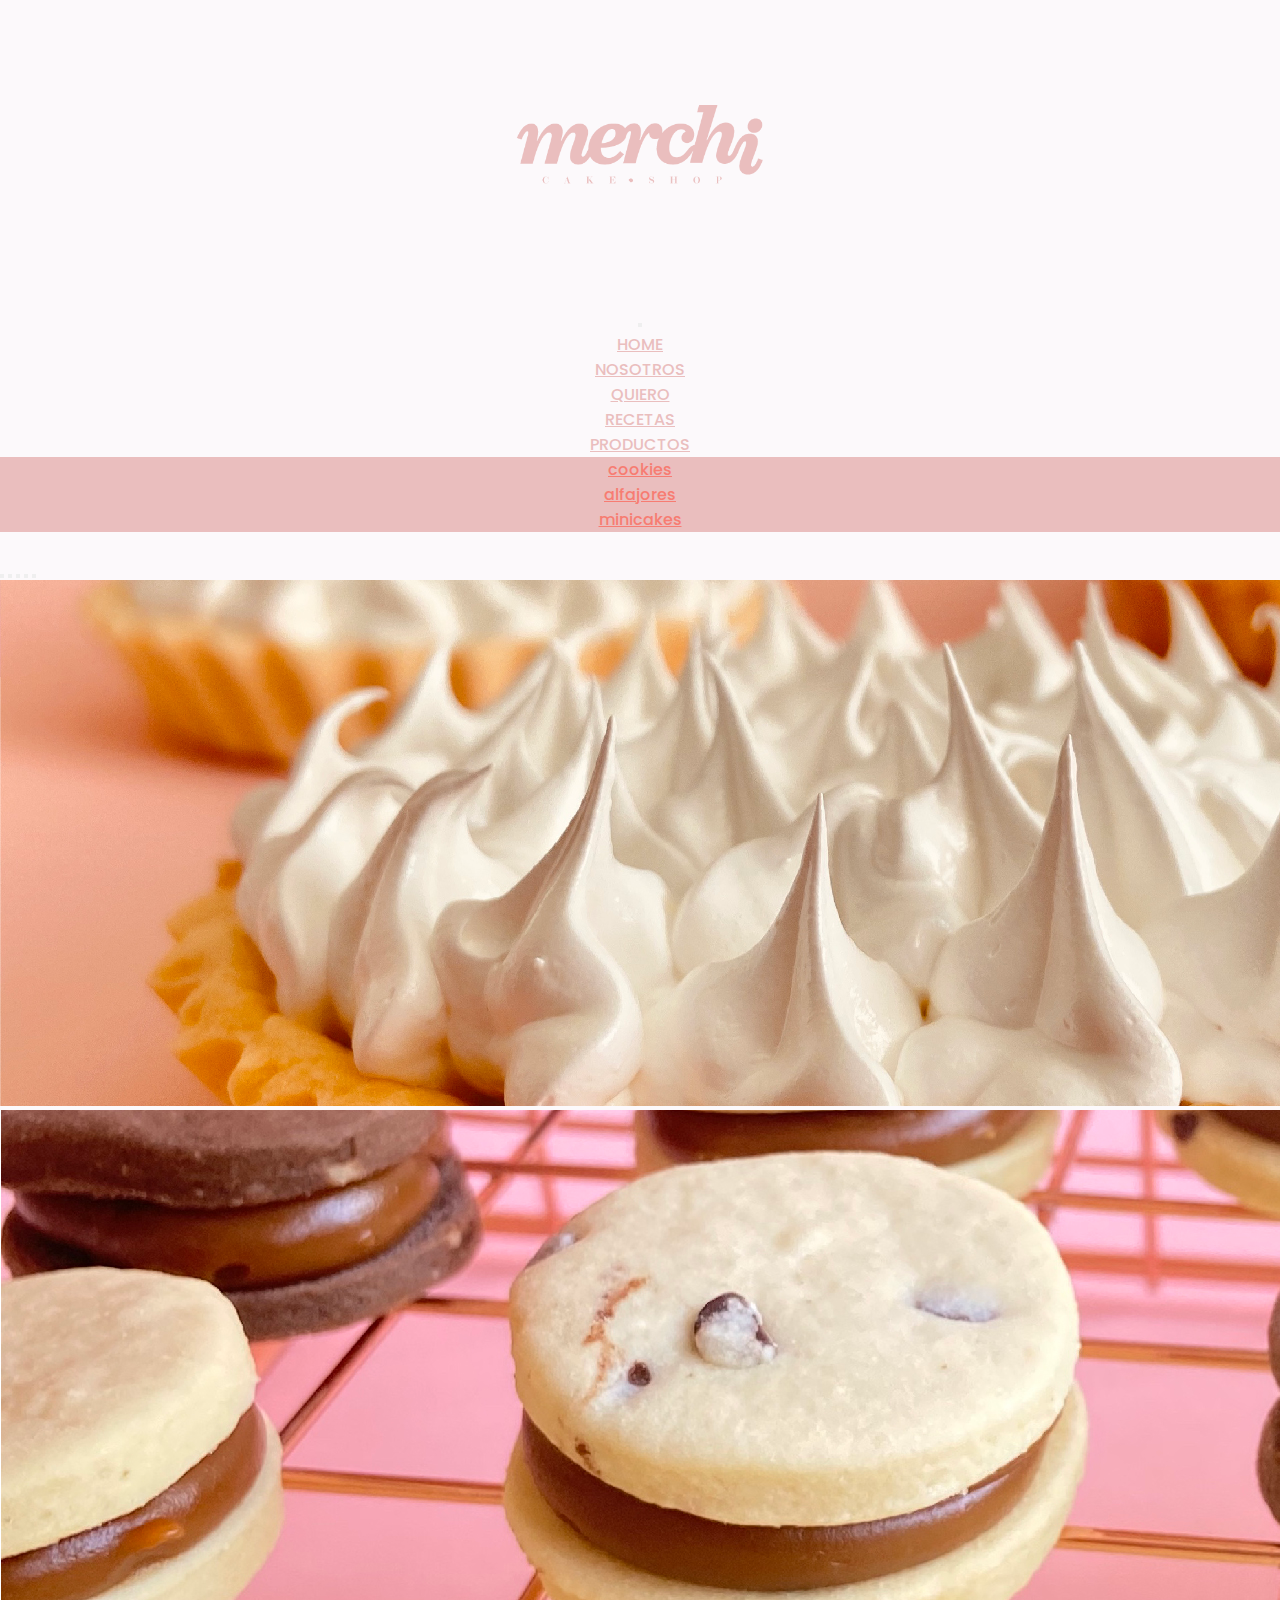
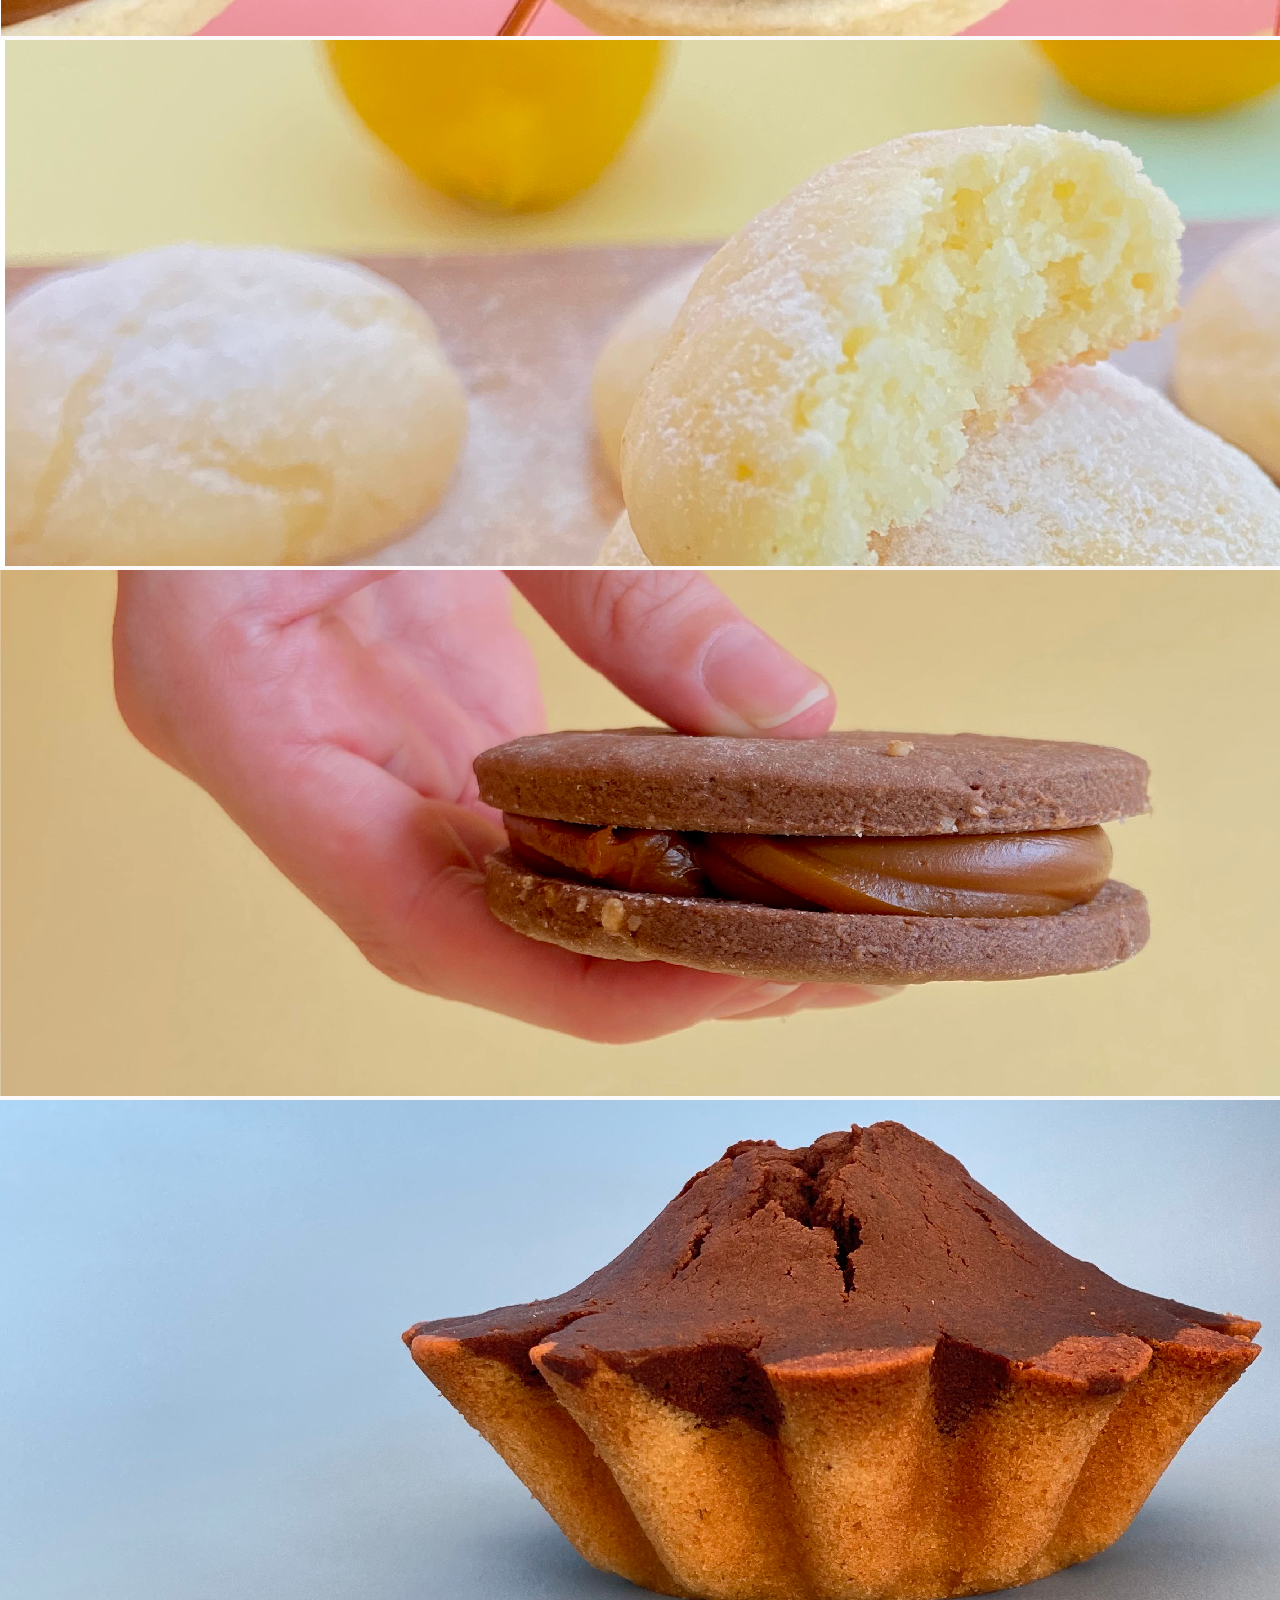
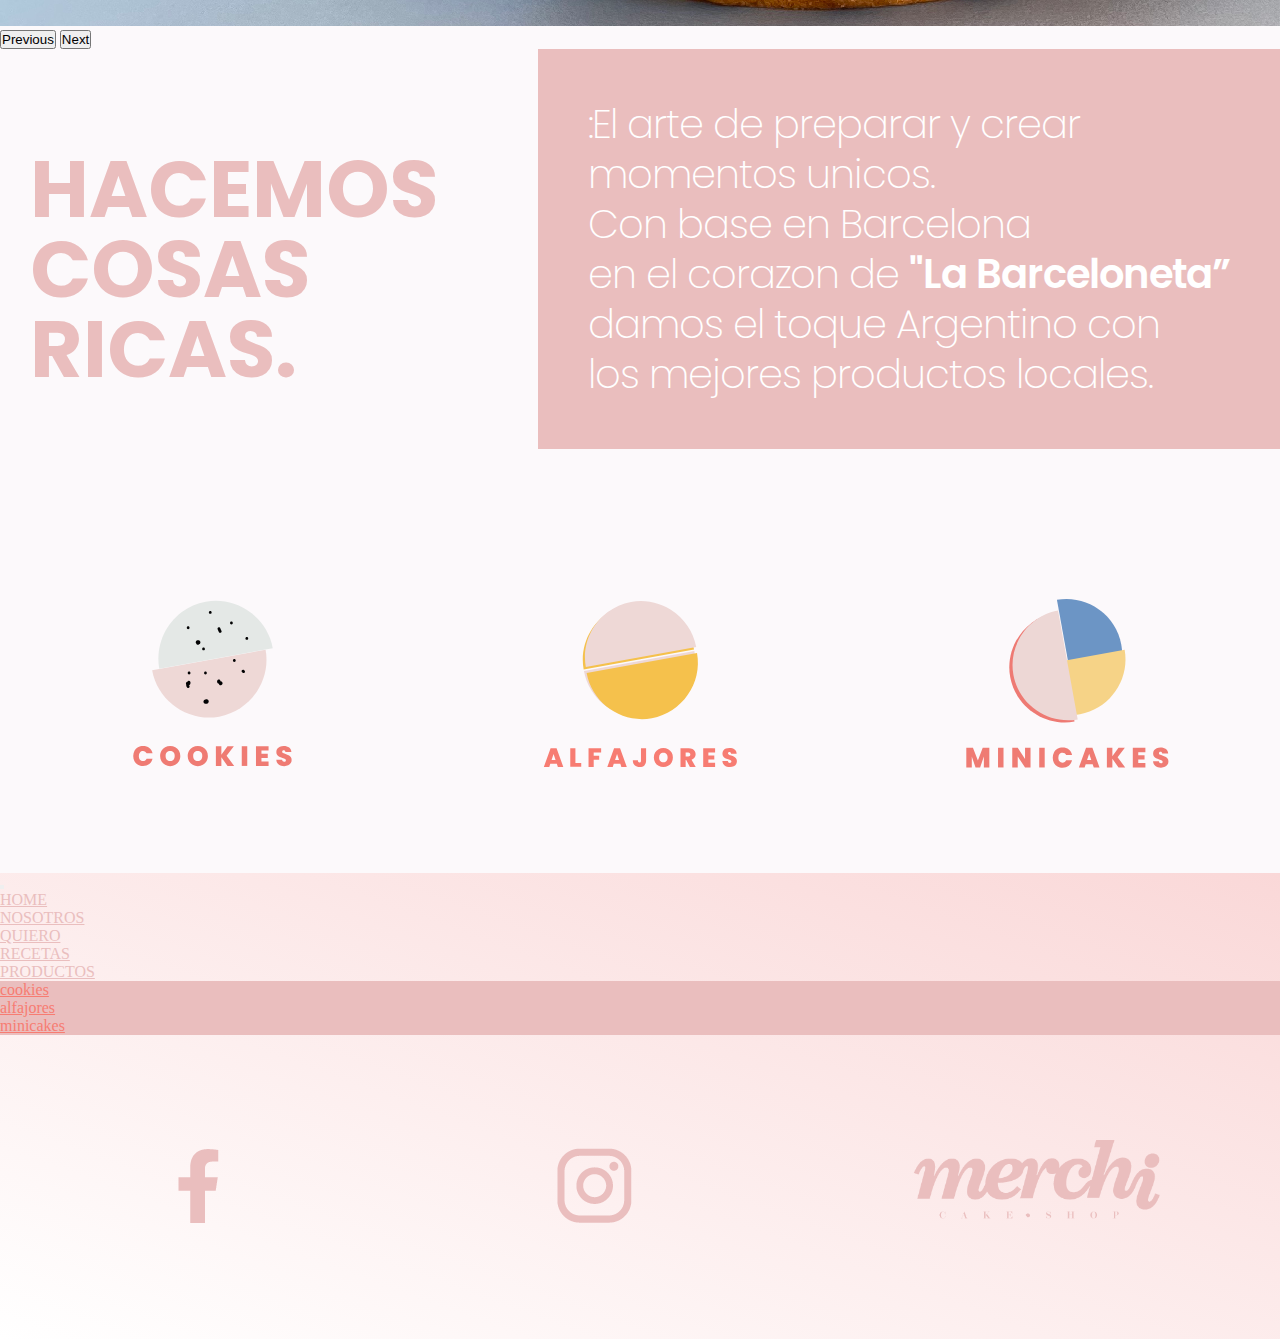
<file: index.html>
<!DOCTYPE html>
<html lang="en">

<head>
    <meta charset="UTF-8" />
    <meta http-equiv="X-UA-Compatible" content="IE=edge" />
    <meta name="viewport" content="width=device-width, initial-scale=1.0" />
    <!-- seo keywords-->
    <meta name="keywords" content=" delicias gourmet, alfajores, cakes, recetas, cokkies, regalos, take away, ideas pasteleria, recetas, regalo aniversario, desayuno especial, 
    cosas ricas dulces, regalar cosas dulces y ricas, pattiserie, barcelona dulce, meriendas gourmet, regalo cumpleaños, regalo dulce" />
    <!-- seo description-->
    <meta name="description" content=" Este es un sitio de pasteleria Gourmet, especializado en entregas y take away, para regalos en fechas especiales y con recetas para
    para poder aprender a cocinar la mejor pasteleria mundial" />
    <!-- seo titulo-->
    <title> merchicakes sitio web de pasteleria Gourmet y delicias dulces | HOME</title>
    <link rel="shortcut icon" mtype="image/png" href="/imagenes/icon.svg" />
    <link href="https://cdn.jsdelivr.net/npm/bootstrap@5.0.2/dist/css/bootstrap.min.css" rel="stylesheet" integrity="sha384-EVSTQN3/azprG1Anm3QDgpJLIm9Nao0Yz1ztcQTwFspd3yD65VohhpuuCOmLASjC" crossorigin="anonymous">
    <link rel="stylesheet" href="css/estilos.css" />
    <link rel="preconnect" href="https://fonts.gstatic.com" />
    <link rel="preconnect" href="https://fonts.gstatic.com">
    <link rel="preconnect" href="https://fonts.gstatic.com">
    <link href="https://fonts.googleapis.com/css2?family=Poppins:ital,wght@0,100;0,200;0,300;0,400;0,500;0,600;0,700;0,800;0,900;1,100;1,200;1,300;1,400;1,500;1,600;1,700;1,800;1,900&display=swap" rel="stylesheet">


</head>



<body>

    <!-- MENU-->

    <header class="logo_inicio">
        <a href="/index.html"><img src="/imagenes/logo_merchi3.png" class="medidas_logo" /></a>

        <div class="d-flex flex-row justify-content-center">

            <nav class="navbar navbar-expand-lg navbar-light  bg-light">
                <div class="container-fluid">

                    <button class="navbar-toggler" type="button" data-bs-toggle="collapse" data-bs-target="#navbarSupportedContent" aria-controls="navbarSupportedContent" aria-expanded="false" aria-label="Toggle navigation">
                <span class="navbar-toggler-icon"></span>
              </button>
                    <div class="collapse navbar-collapse" id="navbarSupportedContent">
                        <ul class="navbar-nav mb-2 mb-lg-0 ">
                            <div></div>
                            <li class="nav-item  ">
                                <a class="nav-link active" aria-current="page" href="/index.html">HOME</a>
                            </li>

                            <li class="nav-item">
                                <a class="nav-link" href="/pages/nosotros.html">NOSOTROS</a>
                                <li class="nav-item">
                                    <a class="nav-link" href="/pages/quiero.html">QUIERO</a>
                                </li>
                                <li class="nav-item">
                                    <a class="nav-link" href="/pages/recetas.html">RECETAS</a>
                                </li>

                            </li>

                            <li class="nav-item  dropdown">
                                <a class="nav-link dropdown-toggle" href="#" id="navbarDropdown" role="button" data-bs-toggle="dropdown" aria-expanded="false">
                      PRODUCTOS
                    </a>

                                <ul class="dropdown-menu color-submenu" aria-labelledby="navbarDropdown">
                                    <li><a class="dropdown-item" href="/pages/productos.html#cookies">cookies</a></li>
                                    <li><a class="dropdown-item" href="/pages/productos.html#alfajores">alfajores</a></li>
                                    <li><a class="dropdown-item" href="/pages/productos.html#minicakes">minicakes</a></li>




            </nav>
            </div>

    </header>



    <!-- CARROUSEL-->
    <section class="carrousel">
        <div id="carouselExampleIndicators" class="carousel slide" data-bs-ride="carousel">
            <div class="carousel-indicators">
                <button type="button" data-bs-target="#carouselExampleIndicators" data-bs-slide-to="0" class="active" aria-current="true" aria-label="Slide 1"></button>
                <button type="button" data-bs-target="#carouselExampleIndicators" data-bs-slide-to="1" aria-label="Slide 2"></button>
                <button type="button" data-bs-target="#carouselExampleIndicators" data-bs-slide-to="2" aria-label="Slide 3"></button>
                <button type="button" data-bs-target="#carouselExampleIndicators" data-bs-slide-to="3" aria-label="Slide 4"></button>
                <button type="button" data-bs-target="#carouselExampleIndicators" data-bs-slide-to="4" aria-label="Slide 5"></button>
            </div>
            <div class="carousel-inner">
                <div class="carousel-item active">
                    <img src="/imagenes/z-01.jpg" class="d-block w-100" alt="...">
                </div>
                <div class="carousel-item">
                    <img src="/imagenes/z-02.jpg" class="d-block w-100" alt="...">
                </div>
                <div class="carousel-item">
                    <img src="./imagenes/w-03.jpg" class="d-block w-100" alt="...">
                </div>
                <div class="carousel-item">
                    <img src="./imagenes/w-01.jpg" class="d-block w-100" alt="...">
                </div>
                <div class="carousel-item">
                    <img src="/imagenes/w-02.jpg" class="d-block w-100" alt="...">
                </div>

                <button class="carousel-control-prev" type="button" data-bs-target="#carouselExampleIndicators" data-bs-slide="prev">
          <span class="carousel-control-prev-icon" aria-hidden="true"></span>
          <span class="visually-hidden">Previous</span>
        </button>
                <button class="carousel-control-next" type="button" data-bs-target="#carouselExampleIndicators" data-bs-slide="next">
          <span class="carousel-control-next-icon" aria-hidden="true"></span>
          <span class="visually-hidden">Next</span>
        </button>
            </div>
    </section>

    <!-- priemra seccion-->


    <section id="hacemosCosas" class="primera_seccion">
        <article>
            <h1 class="titulo_principal">
                HACEMOS <br /> COSAS <br /> RICAS.
            </h1>
        </article>
        <article>
            <p class="parrafo_principal ">
                :El arte de preparar y crear <br /> momentos unicos.<br /> Con base en Barcelona<br /> en el corazon de <span class="resaltado "> "La Barceloneta”</span> <br /> damos el toque Argentino con <br /> los mejores productos locales.
            </p>
        </article>
    </section>

    <!-- productos que derivan a productos-->

    <section class="section_imagenesvector">
        <a href="../pages/productos.html#cookies"><img src="/imagenes/cokkies vector_Mesa de trabajo 1-01.svg" class="imagen_vector animate__animated animate__bounce animate__bounce_vector" /></a>

        <a href="../pages/productos.html#alfajores"><img src="/imagenes/alfajores vector_Mesa de trabajo 1-01.svg" class="imagen_vector animate__animated animate__bounce animate__bounce_vector" /></a>

        <a href="../pages/productos.html#minicakes">
            <img src="/imagenes/minicakes vector_Mesa de trabajo 1-01.svg" class="imagen_vector animate__animated animate__bounce animate__bounce_vector" /></a>
    </section>


    <!--footer-->
    <div class="fondo_gradient_footer">
        <footer>


            <div class="d-flex flex-row justify-content-center">

                <nav class="navbar navbar-expand-lg navbar-light  bg-transparent">
                    <div class="container-fluid">

                        <button class="navbar-toggler" type="button" data-bs-toggle="collapse" data-bs-target="#navbarSupportedContent" aria-controls="navbarSupportedContent" aria-expanded="false" aria-label="Toggle navigation">
                    <span class="navbar-toggler-icon"></span>
                  </button>
                        <div class="collapse navbar-collapse" id="navbarSupportedContent">
                            <ul class="navbar-nav mb-2 mb-lg-0 ">
                                <div></div>
                                <li class="nav-item  ">
                                    <a class="nav-link active" aria-current="page" href="index.html">HOME</a>
                                </li>

                                <li class="nav-item">
                                    <a class="nav-link" href="pages/nosotros.html">NOSOTROS</a>
                                    <li class="nav-item">
                                        <a class="nav-link" href="/pages/quiero.html">QUIERO</a>
                                    </li>
                                    <li class="nav-item">
                                        <a class="nav-link" href="pages/recetas.html">RECETAS</a>
                                    </li>

                                </li>

                                <li class="nav-item  dropdown">
                                    <a class="nav-link dropdown-toggle" href="#" id="navbarDropdown" role="button" data-bs-toggle="dropdown" aria-expanded="false">
                          PRODUCTOS
                        </a>

                                    <ul class="dropdown-menu color-submenu" aria-labelledby="navbarDropdown">
                                        <li><a class="dropdown-item" href="../pages/productos.html#cookies">cookies</a></li>
                                        <li><a class="dropdown-item" href="../pages/productos.html#alfajores">alfajores</a></li>
                                        <li><a class="dropdown-item" href="../pages/productos.html#minicakes">minicakes</a></li>




                </nav>
                </div>



        </footer>
        <section class="footer_redes">


            <a href="https://www.facebook.com/Merchi.Cakeshop/?ref=py_c"> <img src="/imagenes/logo_redes-08.png" class="medidas_logoredes" />
            </a>

            <a href="https://instagram.com/merchi.cakeshop?utm_medium=copy_link"> <img src="/imagenes/logo_redes-09.png" class="medidas_logoredes" />
            </a>
            <a href="index.html"><img src="imagenes/logo_merchi3.png" class="medidas_logo" id="medidas_logofootermobile" /></a>
        </section>
        </div>
        <script src="https://cdn.jsdelivr.net/npm/bootstrap@5.0.2/dist/js/bootstrap.bundle.min.js" integrity="sha384-MrcW6ZMFYlzcLA8Nl+NtUVF0sA7MsXsP1UyJoMp4YLEuNSfAP+JcXn/tWtIaxVXM" crossorigin="anonymous"></script>
</body>

</html>
</file>
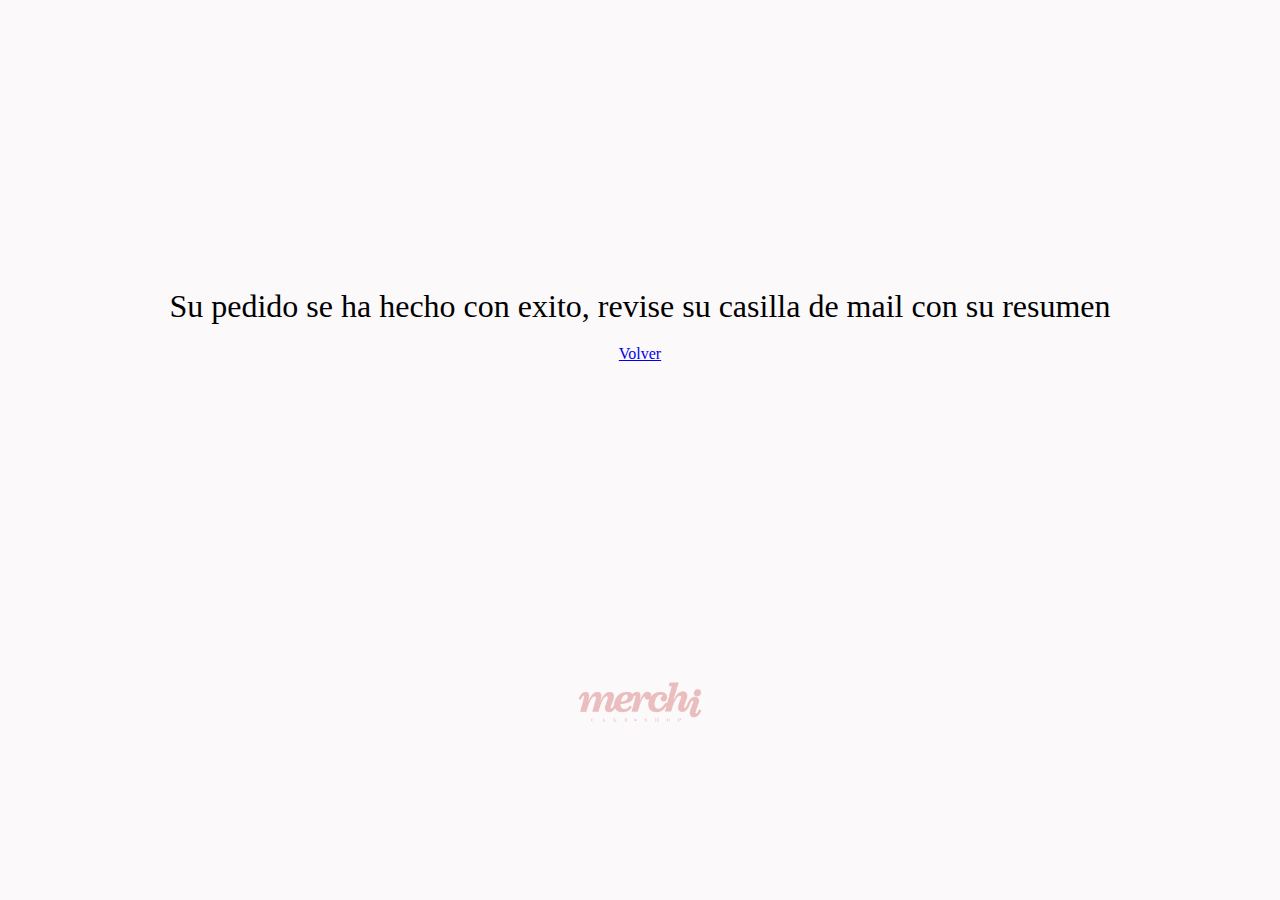
<file: pages/envioexitoso.html>
<!DOCTYPE html>
<html lang="en">

<head>
    <meta charset="UTF-8" />
    <meta http-equiv="X-UA-Compatible" content="IE=edge" />
    <meta name="viewport" content="width=device-width, initial-scale=1.0" />
    <!-- seo keywords-->
    <meta name="keywords" content=" delicias gourmet, alfajores, cakes, recetas, cokkies, regalos, take away, ideas pasteleria, recetas, regalo aniversario, desayuno especial, 
    cosas ricas dulces, regalar cosas dulces y ricas, pattiserie, barcelona dulce, meriendas gourmet, regalo cumpleaños, regalo dulce" />
    <!-- seo description-->
    <meta name="description" content=" Este es un sitio de pasteleria Gourmet, especializado en entregas y take away, para regalos en fechas especiales y con recetas para
    para poder aprender a cocinar la mejor pasteleria mundial" />
    <!-- seo titulo-->
    <title> merchicakes sitio web de pasteleria Gourmet y delicias dulces | PEDIDO</title>
    <link rel="shortcut icon" mtype="image/png" href="/imagenes/icon.svg" />
    <link href="https://cdn.jsdelivr.net/npm/bootstrap@5.0.2/dist/css/bootstrap.min.css" rel="stylesheet" integrity="sha384-EVSTQN3/azprG1Anm3QDgpJLIm9Nao0Yz1ztcQTwFspd3yD65VohhpuuCOmLASjC" crossorigin="anonymous">
    <link rel="stylesheet" href="../css/estilos.css" />
    <link rel="preconnect" href="https://fonts.gstatic.com" />
    <link rel="preconnect" href="https://fonts.gstatic.com">
    <link rel="preconnect" href="https://fonts.gstatic.com">
    <link href="https://fonts.googleapis.com/css2?family=Poppins:ital,wght@0,100;0,200;0,300;0,400;0,500;0,600;0,700;0,800;0,900;1,100;1,200;1,300;1,400;1,500;1,600;1,700;1,800;1,900&display=swap" rel="stylesheet">


</head>

<body>
    <main class="logo_envio_exitoso">
        <h1>Su pedido se ha hecho con exito, revise su casilla de mail con su resumen</h1>
        <a href="/index.html">Volver</a>
    </main>
    <div class="logo_envio_exitoso_posicion">

        <a href="index.html"><img src="../imagenes/logo_merchi3.png" class="logo_envio_exitoso_medidas" /></a>
    </div>
</body>

</html>
</file>
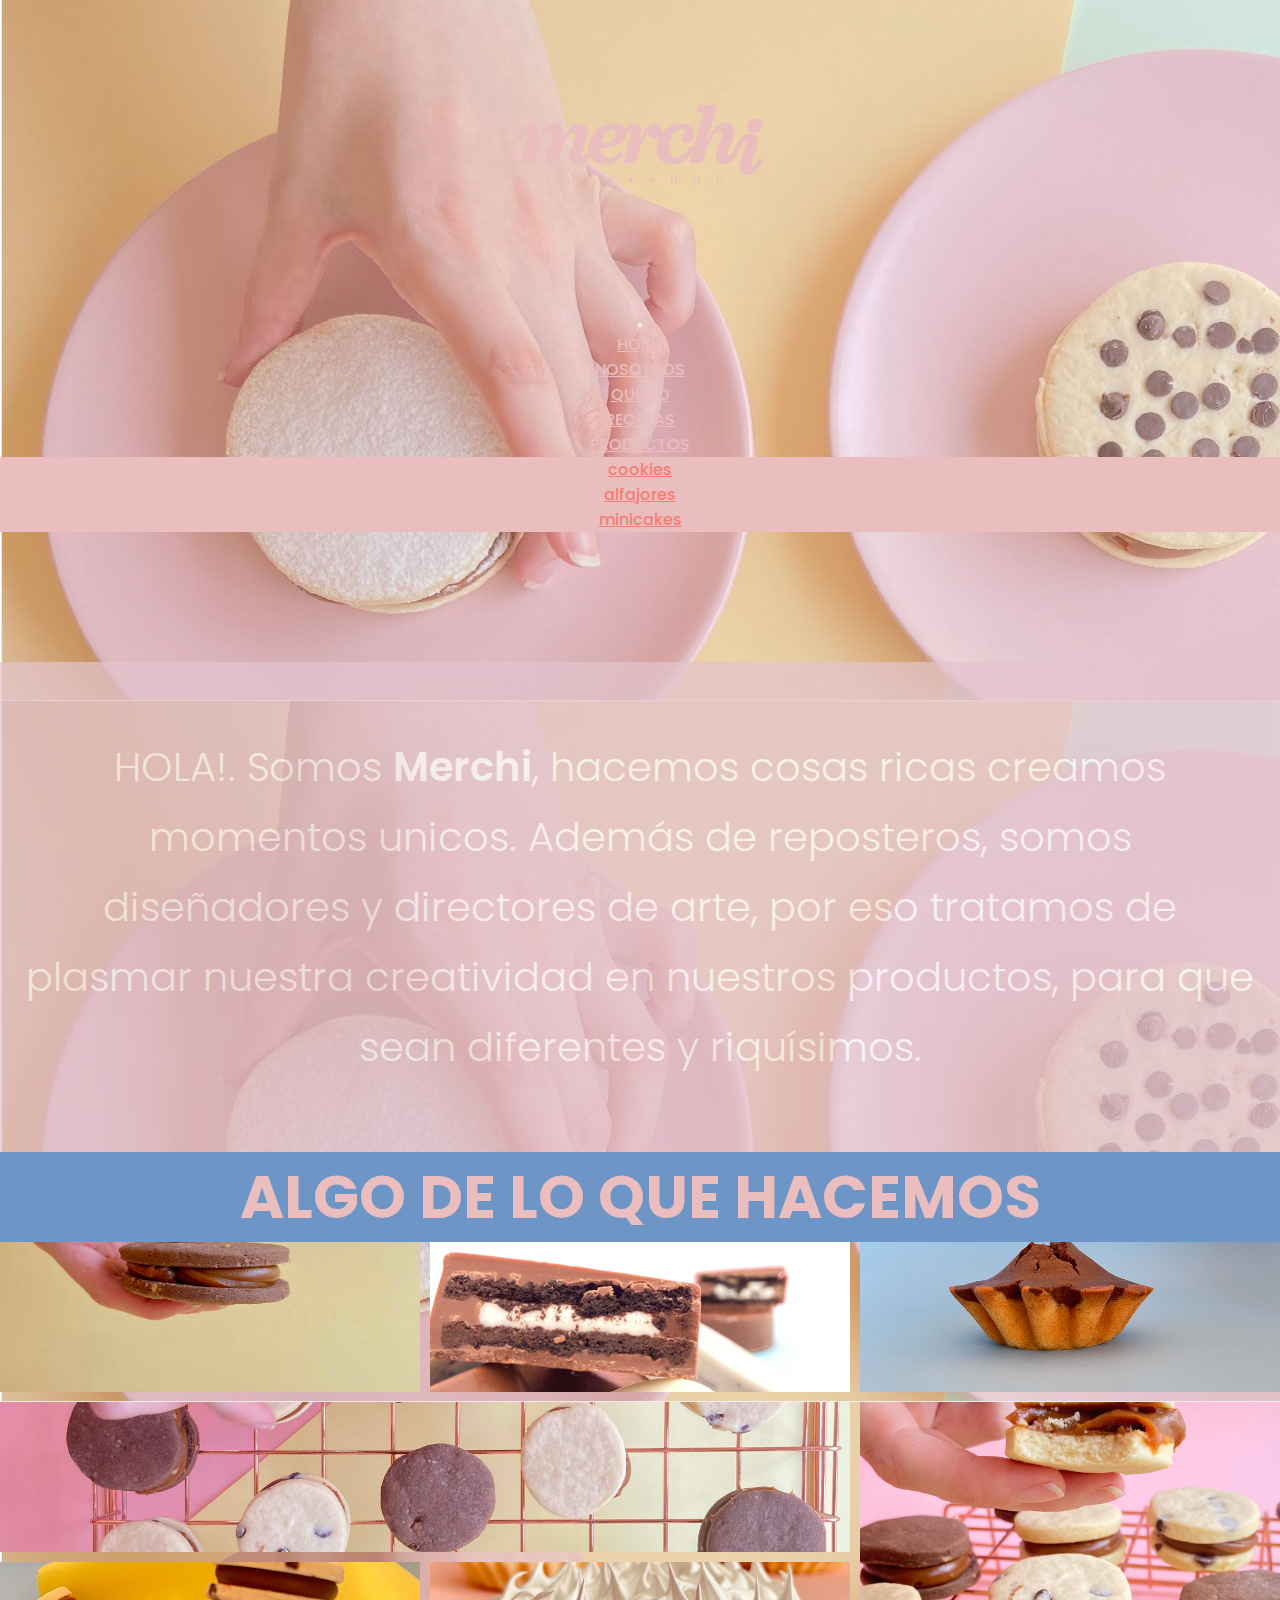
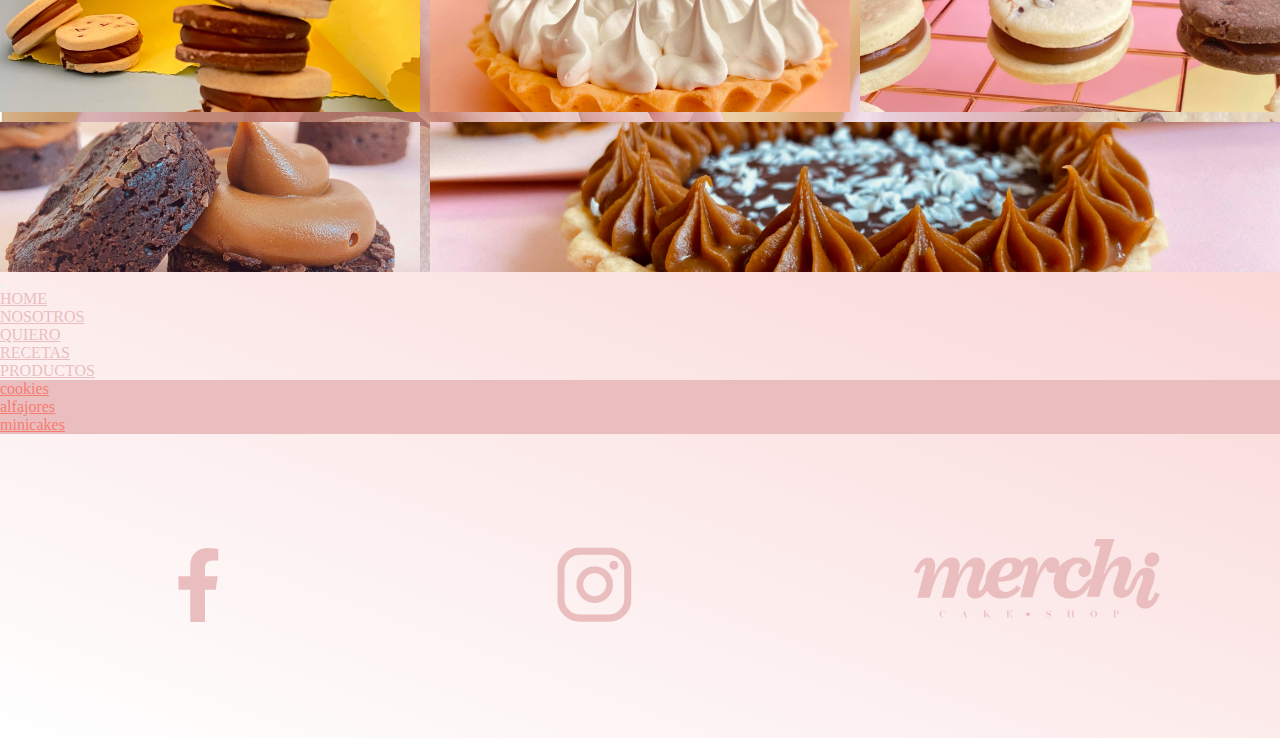
<file: pages/nosotros.html>
<!DOCTYPE html>
<html lang="en">

<head>
    <meta charset="UTF-8" />
    <meta http-equiv="X-UA-Compatible" content="IE=edge" />
    <meta name="viewport" content="width=device-width, initial-scale=1.0" />
    <!-- seo keywords-->
    <meta name="keywords" content=" delicias gourmet, alfajores, cakes, recetas, cokkies, regalos, take away, ideas pasteleria, recetas, regalo aniversario, desayuno especial, 
    cosas ricas dulces, regalar cosas dulces y ricas, pattiserie, barcelona dulce, meriendas gourmet, regalo cumpleaños, regalo dulce, nosotros, trayectoria pasteleria" />
    <!-- seo description-->
    <meta name="description" content=" Este es un sitio de pasteleria Gourmet, especializado en entregas y take away, para regalos en fechas especiales y con recetas para
    para poder aprender a cocinar la mejor pasteleria mundial" />
    <!-- seo titulo-->
    <title> merchicakes sitio web de pasteleria Gourmet y delicias dulces | NOSOTROS</title>
    <link rel="shortcut icon" mtype="image/png" href="/imagenes/icon.svg" />
    <link href="https://cdn.jsdelivr.net/npm/bootstrap@5.0.2/dist/css/bootstrap.min.css" rel="stylesheet" integrity="sha384-EVSTQN3/azprG1Anm3QDgpJLIm9Nao0Yz1ztcQTwFspd3yD65VohhpuuCOmLASjC" crossorigin="anonymous">
    <link rel="stylesheet" href="/css/estilos.css" />
    <link rel="preconnect" href="https://fonts.gstatic.com" />
    <link rel="preconnect" href="https://fonts.gstatic.com">
    <link rel="preconnect" href="https://fonts.gstatic.com">
    <link href="https://fonts.googleapis.com/css2?family=Poppins:ital,wght@0,100;0,200;0,300;0,400;0,500;0,600;0,700;0,800;0,900;1,100;1,200;1,300;1,400;1,500;1,600;1,700;1,800;1,900&display=swap" rel="stylesheet">


</head>

<body class="fondo_nosotros">
    <header class="logo_inicio">
        <a href="/index.html"><img src="/imagenes/logo_merchi3.png" class="medidas_logo" /></a>

        <div class="d-flex flex-row justify-content-center">

            <nav class="navbar navbar-expand-lg navbar-light  bg-light">
                <div class="container-fluid">

                    <button class="navbar-toggler" type="button" data-bs-toggle="collapse" data-bs-target="#navbarSupportedContent" aria-controls="navbarSupportedContent" aria-expanded="false" aria-label="Toggle navigation">
                <span class="navbar-toggler-icon"></span>
              </button>
                    <div class="collapse navbar-collapse" id="navbarSupportedContent">
                        <ul class="navbar-nav mb-2 mb-lg-0 ">
                            <div></div>
                            <li class="nav-item  ">
                                <a class="nav-link active" aria-current="page" href="/index.html">HOME</a>
                            </li>

                            <li class="nav-item">
                                <a class="nav-link" href="/pages/nosotros.html">NOSOTROS</a>
                                <li class="nav-item">
                                    <a class="nav-link" href="/pages/quiero.html">QUIERO</a>
                                </li>
                                <li class="nav-item">
                                    <a class="nav-link" href="/pages/recetas.html">RECETAS</a>
                                </li>

                            </li>

                            <li class="nav-item  dropdown">
                                <a class="nav-link dropdown-toggle" href="#" id="navbarDropdown" role="button" data-bs-toggle="dropdown" aria-expanded="false">
                      PRODUCTOS
                    </a>

                                <ul class="dropdown-menu color-submenu" aria-labelledby="navbarDropdown">
                                    <li><a class="dropdown-item" href="/pages/productos.html#cookies">cookies</a></li>
                                    <li><a class="dropdown-item" href="/pages/productos.html#alfajores">alfajores</a></li>
                                    <li><a class="dropdown-item" href="/pages/productos.html#minicakes">minicakes</a></li>




            </nav>
            </div>

    </header>

    <section class="fondo_parrafo">
        <p class="parrafo_nosotros">
            HOLA!. Somos <span class="merchi_parrafo"> Merchi</span>, hacemos cosas ricas creamos momentos unicos. Además de reposteros, somos diseñadores y directores de arte, por eso tratamos de plasmar nuestra creatividad en nuestros productos, para
            que sean diferentes y riquísimos.
        </p>
    </section>

    <h2 class="TituloGeneralNostros"> ALGO DE LO QUE HACEMOS </h2>
    <div class="galeria_fotos">
        <div class="galeria_item"><img src="../imggrids/1.jpeg" alt="" class="galeria_img"></div>
        <div class="galeria_item"><img src="../imggrids/2.jpeg" alt="" class="galeria_img"></div>
        <div class="galeria_item"><img src="../imggrids/3.jpeg" alt="" class="galeria_img"></div>
        <div class="galeria_item"><img src="../imggrids/4.jpeg" alt="" class="galeria_img"></div>
        <div class="galeria_item"><img src="../imggrids/5.jpeg" alt="" class="galeria_img"></div>
        <div class="galeria_item"><img src="../imggrids/6.jpeg" alt="" class="galeria_img"></div>
        <div class="galeria_item"><img src="../imggrids/7.jpeg" alt="" class="galeria_img"></div>
        <div class="galeria_item"><img src="../imggrids/8.jpeg" alt="" class="galeria_img"></div>
        <div class="galeria_item"><img src="../imggrids/9.jpeg" alt="" class="galeria_img"></div>
    </div>

    <!--FOOTER-->
    <div class="fondo_gradient_footer">
        <footer>


            <div class="d-flex flex-row justify-content-center">

                <nav class="navbar navbar-expand-lg navbar-light  bg-transparent">
                    <div class="container-fluid">

                        <button class="navbar-toggler" type="button" data-bs-toggle="collapse" data-bs-target="#navbarSupportedContent" aria-controls="navbarSupportedContent" aria-expanded="false" aria-label="Toggle navigation">
                    <span class="navbar-toggler-icon"></span>
                  </button>
                        <div class="collapse navbar-collapse" id="navbarSupportedContent">
                            <ul class="navbar-nav mb-2 mb-lg-0 ">
                                <div></div>
                                <li class="nav-item  ">
                                    <a class="nav-link active" aria-current="page" href="index.html">HOME</a>
                                </li>

                                <li class="nav-item">
                                    <a class="nav-link" href="pages/nosotros.html">NOSOTROS</a>
                                    <li class="nav-item">
                                        <a class="nav-link" href="#quiero">QUIERO</a>
                                    </li>
                                    <li class="nav-item">
                                        <a class="nav-link" href="pages/recetas.html">RECETAS</a>
                                    </li>

                                </li>

                                <li class="nav-item  dropdown">
                                    <a class="nav-link dropdown-toggle" href="#" id="navbarDropdown" role="button" data-bs-toggle="dropdown" aria-expanded="false">
                          PRODUCTOS
                        </a>

                                    <ul class="dropdown-menu color-submenu" aria-labelledby="navbarDropdown">
                                        <li><a class="dropdown-item" href="../pages/productos.html#cookies">cookies</a></li>
                                        <li><a class="dropdown-item" href="../pages/productos.html#alfajores">alfajores</a></li>
                                        <li><a class="dropdown-item" href="../pages/productos.html#minicakes">minicakes</a></li>




                </nav>
                </div>

        </footer>
        <section class="footer_redes">


            <a href="https://www.facebook.com/Merchi.Cakeshop/?ref=py_c"> <img src="/imagenes/logo_redes-08.png" class="medidas_logoredes" />
            </a>

            <a href="https://instagram.com/merchi.cakeshop?utm_medium=copy_link"> <img src="/imagenes/logo_redes-09.png" class="medidas_logoredes" />
            </a>
            <a href="index.html"><img src="../imagenes/logo_merchi3.png" class="medidas_logo" /></a>
        </section>
        </div>
        <script src="https://cdn.jsdelivr.net/npm/bootstrap@5.0.2/dist/js/bootstrap.bundle.min.js" integrity="sha384-MrcW6ZMFYlzcLA8Nl+NtUVF0sA7MsXsP1UyJoMp4YLEuNSfAP+JcXn/tWtIaxVXM" crossorigin="anonymous"></script>
</body>

</html>
</file>
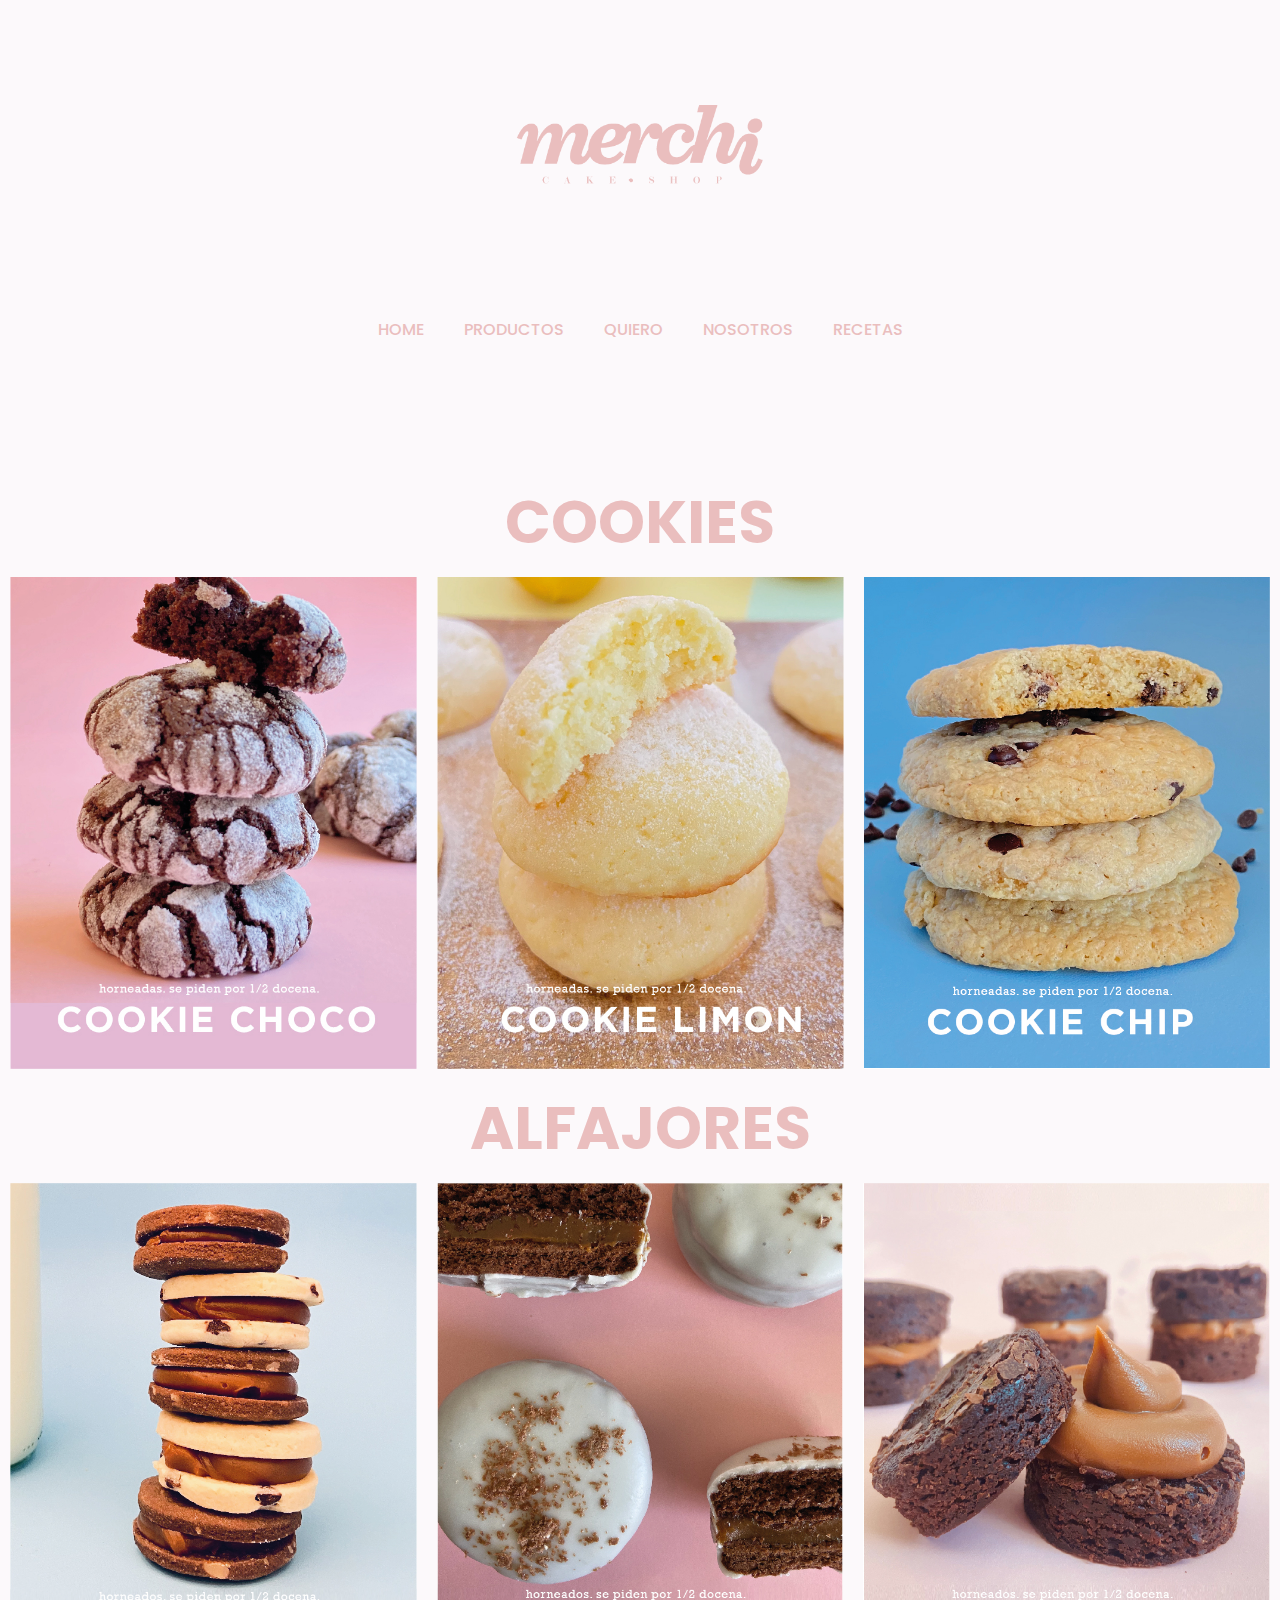
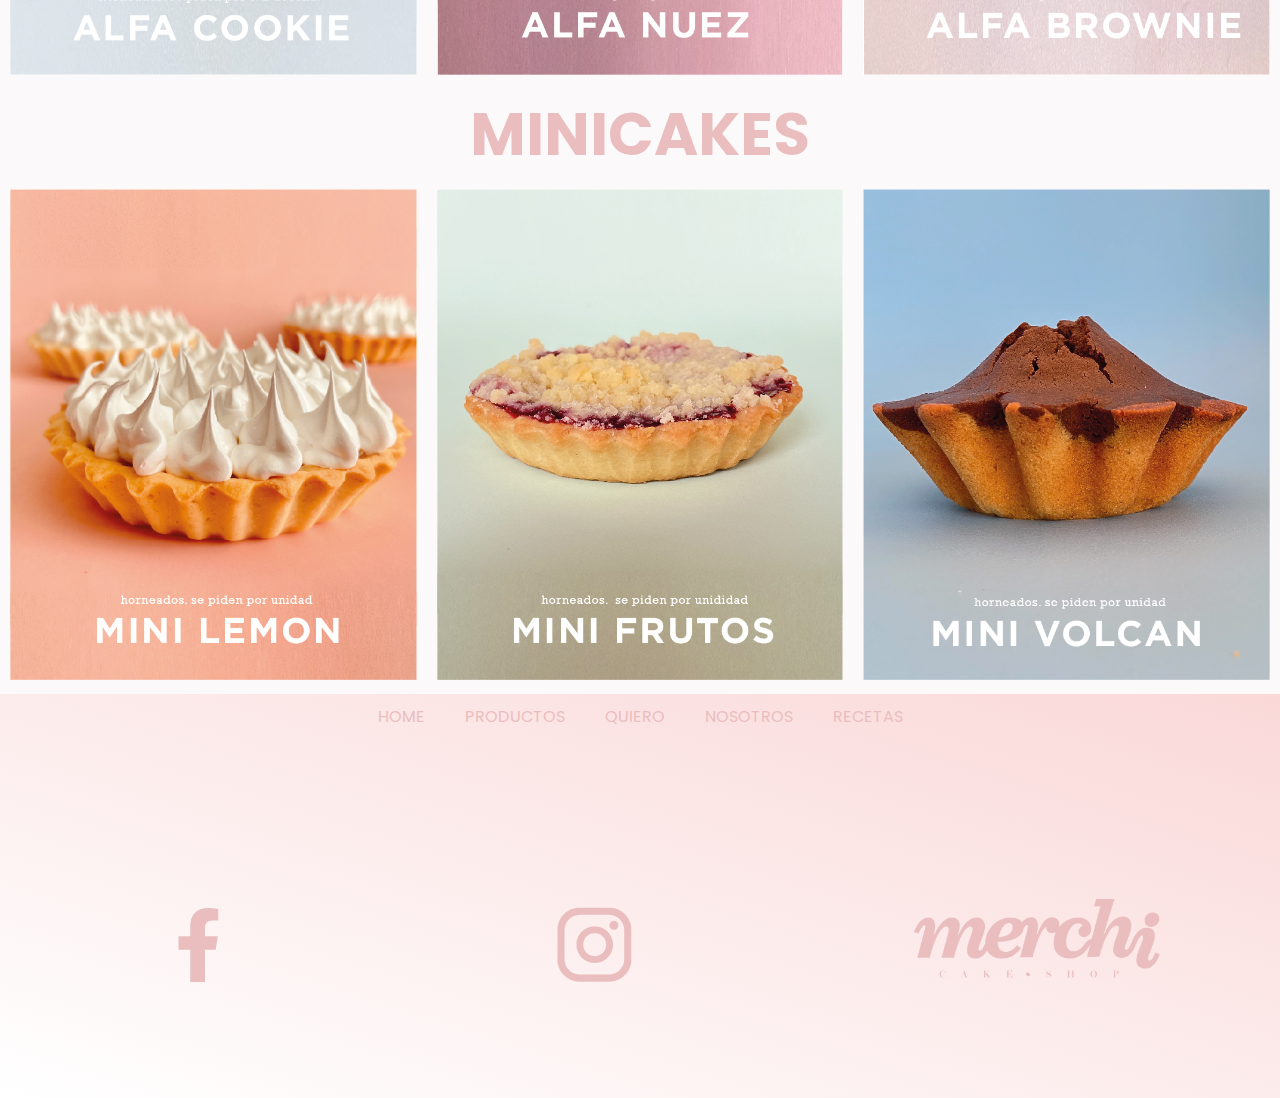
<file: pages/productos.html>
<!DOCTYPE html>
<html lang="en">

<head>
    <meta charset="UTF-8">
    <meta http-equiv="X-UA-Compatible" content="IE=edge">
    <meta name="viewport" content="width=device-width, initial-scale=1.0">
    <!-- seo keywords-->
    <meta name="keywords" content=" delicias gourmet, alfajores, cakes, recetas, cokkies, regalos, take away, ideas pasteleria, recetas, regalo aniversario, desayuno especial, 
    cosas ricas dulces, regalar cosas dulces y ricas, pattiserie, barcelona dulce, meriendas gourmet, regalo cumpleaños, regalo dulce, cookies dulces, cookies gourmet, minicakes, alfajores, limon, chocolate, chips chocolates, 
    lemon pie, frutos rojos, volcan de chocolate, vainilla, azucar," />
    <!-- seo description-->
    <meta name="description" content=" Este es un sitio de pasteleria Gourmet, especializado en entregas y take away, para regalos en fechas especiales y con recetas para
    para poder aprender a cocinar la mejor pasteleria mundial" />
    <!-- seo titulo-->
    <title> merchicakes sitio web de pasteleria Gourmet y delicias dulces | PRODUCTOS</title>
    <link rel="shortcut icon" mtype="image/png" href="/imagenes/icon.svg" />
    <link rel="stylesheet" href="../css/estilos.css">
    <link rel="preconnect" href="https://fonts.gstatic.com">
    <link href="https://fonts.googleapis.com/css2?family=Poppins:ital,wght@0,100;0,200;0,300;0,400;0,500;0,600;0,700;0,800;0,900;1,100;1,200;1,300;1,400;1,500;1,600;1,700;1,800;1,900&display=swap" rel="stylesheet">

</head>

<body>
    <header class="logo_inicio">
        <a href="/index.html"> <img src="../imagenes/logo_merchi3.png" class="medidas_logo" /></a>
        <nav class="navegacion">
            <ul class="menu">
                <li><a href="../index.html">HOME</a></li>
                <li><a href="../pages/productos.html">PRODUCTOS</a>
                    <ul class="submenu">
                        <li><a href="../pages/productos.html#cookies">cookies</a></li>
                        <li><a href="../pages/productos.html#alfajores">alfajores</a></li>
                        <li><a href="../pages/productos.html#minicakes">minicakes</a></li>
                    </ul>
                </li>
                <li><a href="../pages/quiero.html">QUIERO</a></li>
                <li><a href="../pages/nosotros.html">NOSOTROS</a></li>
                <li><a href="../pages/recetas.html">RECETAS</a></li>



            </ul>
        </nav>
    </header>
    <main class="bloque_productos">
        <h2 class="titulo_cookies"> COOKIES</h2>
        <section class="galeria_vidriera">
            <article class="producto">
                <a></a> <img src="../imagenes/cook1.jpg" class="imagenes_vidrera"></a>
                <div class="producto-info">
                    <h5> COOKIE CHOCO </h5>
                    <P> €2 por unidad</P>
                    <a href="/pages/quiero.html"><button class="boton_quiero"> QUIERO </button></a>

                </div>
            </article>
            <article class="producto">
                <a name="cookies"> <img src="../imagenes/cook2.jpg" class="imagenes_vidrera"></a>
                <div class="producto-info">
                    <h5> COOKIE LEMON </h5>
                    <P> €2 por unidad</P>
                    <a href="/pages/quiero.html"><button class="boton_quiero"> QUIERO </button></a>
                </div>
            </article>

            <article class="producto">
                <a name="cookies"> <img src="../imagenes/cook3.jpg" class="imagenes_vidrera"></a>
                <div class="producto-info">
                    <h5> COOKIE CHIP </h5>
                    <P> €3 por unidad</P>
                    <a href="/pages/quiero.html"><button class="boton_quiero"> QUIERO </button></a>
                </div>
            </article>


        </section>



        <h2 class="titulos_productos"> ALFAJORES</h2>
        <section class="galeria_vidriera">
            <article class="producto">
                <a name="alfajores"> <img src="../imagenes/alfa1.jpg" class="imagenes_vidrera"></a>
                <div class="producto-info">
                    <h5> ALFA COOKIE </h5>
                    <P> €4 por unidad</P>
                    <a href="/pages/quiero.html"><button class="boton_quiero"> QUIERO </button></a>
                </div>
            </article>
            <article class="producto">
                <a name="alfajores"> <img src="../imagenes/alfa2.jpg" class="imagenes_vidrera"></a>
                <div class="producto-info">
                    <h5> ALFA NUEZ </h5>
                    <P> €4.5 por unidad</P>
                    <a href="/pages/quiero.html"><button class="boton_quiero"> QUIERO </button></a>
                </div>
            </article>
            <article class="producto">
                <a name="alfajores"> <img src="../imagenes/alfa3.jpg" class="imagenes_vidrera"></a>
                <div class="producto-info">
                    <h5> ALFA BROWNIE </h5>
                    <P> €5 por unidad</P>
                    <a href="/pages/quiero.html"><button class="boton_quiero"> QUIERO </button></a>
                </div>
            </article>
        </section>


        <h2 class="titulos_productos"> MINICAKES</h2>
        <section class="galeria_vidriera">
            <article class="producto">
                <a name="minicakes"> <img src="../imagenes/cake1.jpg" class="imagenes_vidrera "></a>
                <div class="producto-info">
                    <h5> MINI LEMON</h5>
                    <P> €6 por unidad</P>
                    <a href="/pages/quiero.html"><button class="boton_quiero"> QUIERO </button></a>
                </div>
            </article>
            <article class="producto">
                <a name="minicakes"> <img src="../imagenes/cake2.jpg" class="imagenes_vidrera"></a>
                <div class="producto-info">
                    <h5> MINI FRUTOS </h5>
                    <P> €5por unidad</P>
                    <a href="/pages/quiero.html"><button class="boton_quiero"> QUIERO </button></a>
                </div>
            </article>
            <article class="producto">
                <a name="minicakess"> <img src="../imagenes/cake3.jpg" class="imagenes_vidrera"></a>
                <div class="producto-info">
                    <h5>MINI VOLCAN </h5>
                    <P> €7 por unidad</P>
                    <a href="/pages/quiero.html"><button class="boton_quiero"> QUIERO </button></a>
                </div>
            </article>
        </section>
    </main>


</body>

<div class="fondo_gradient_footer">
    <footer>


        <nav class="navegacion">
            <ul class="menu">
                <li><a href="../index.html">HOME</a></li>
                <li><a href="../pages/productos.html">PRODUCTOS</a>
                    <ul class="submenu">
                        <li><a href="../pages/productos.html#cookies">cookies</a></li>
                        <li><a href="../pages/productos.html#alfajores">alfajores</a></li>
                        <li><a href="../pages/productos.html#minicakes">minicakes</a></li>
                    </ul>
                </li>
                <li><a href="../index.html#quiero">QUIERO</a></li>
                <li><a href="../pages/nosotros.html">NOSOTROS</a></li>
                <li><a href="../pages/recetas.html">RECETAS</a></li>



            </ul>

        </nav>

    </footer>
    <section class="footer_redes">


        <a href="https://www.facebook.com/Merchi.Cakeshop/?ref=py_c"> <img src="/imagenes/logo_redes-08.png" class="medidas_logoredes" />
        </a>

        <a href="https://instagram.com/merchi.cakeshop?utm_medium=copy_link"> <img src="/imagenes/logo_redes-09.png" class="medidas_logoredes" />
        </a>
        <a href="index.html"><img src="../imagenes/logo_merchi3.png" class="medidas_logo" /></a>
    </section>
</div>

</body>

</html>
</file>
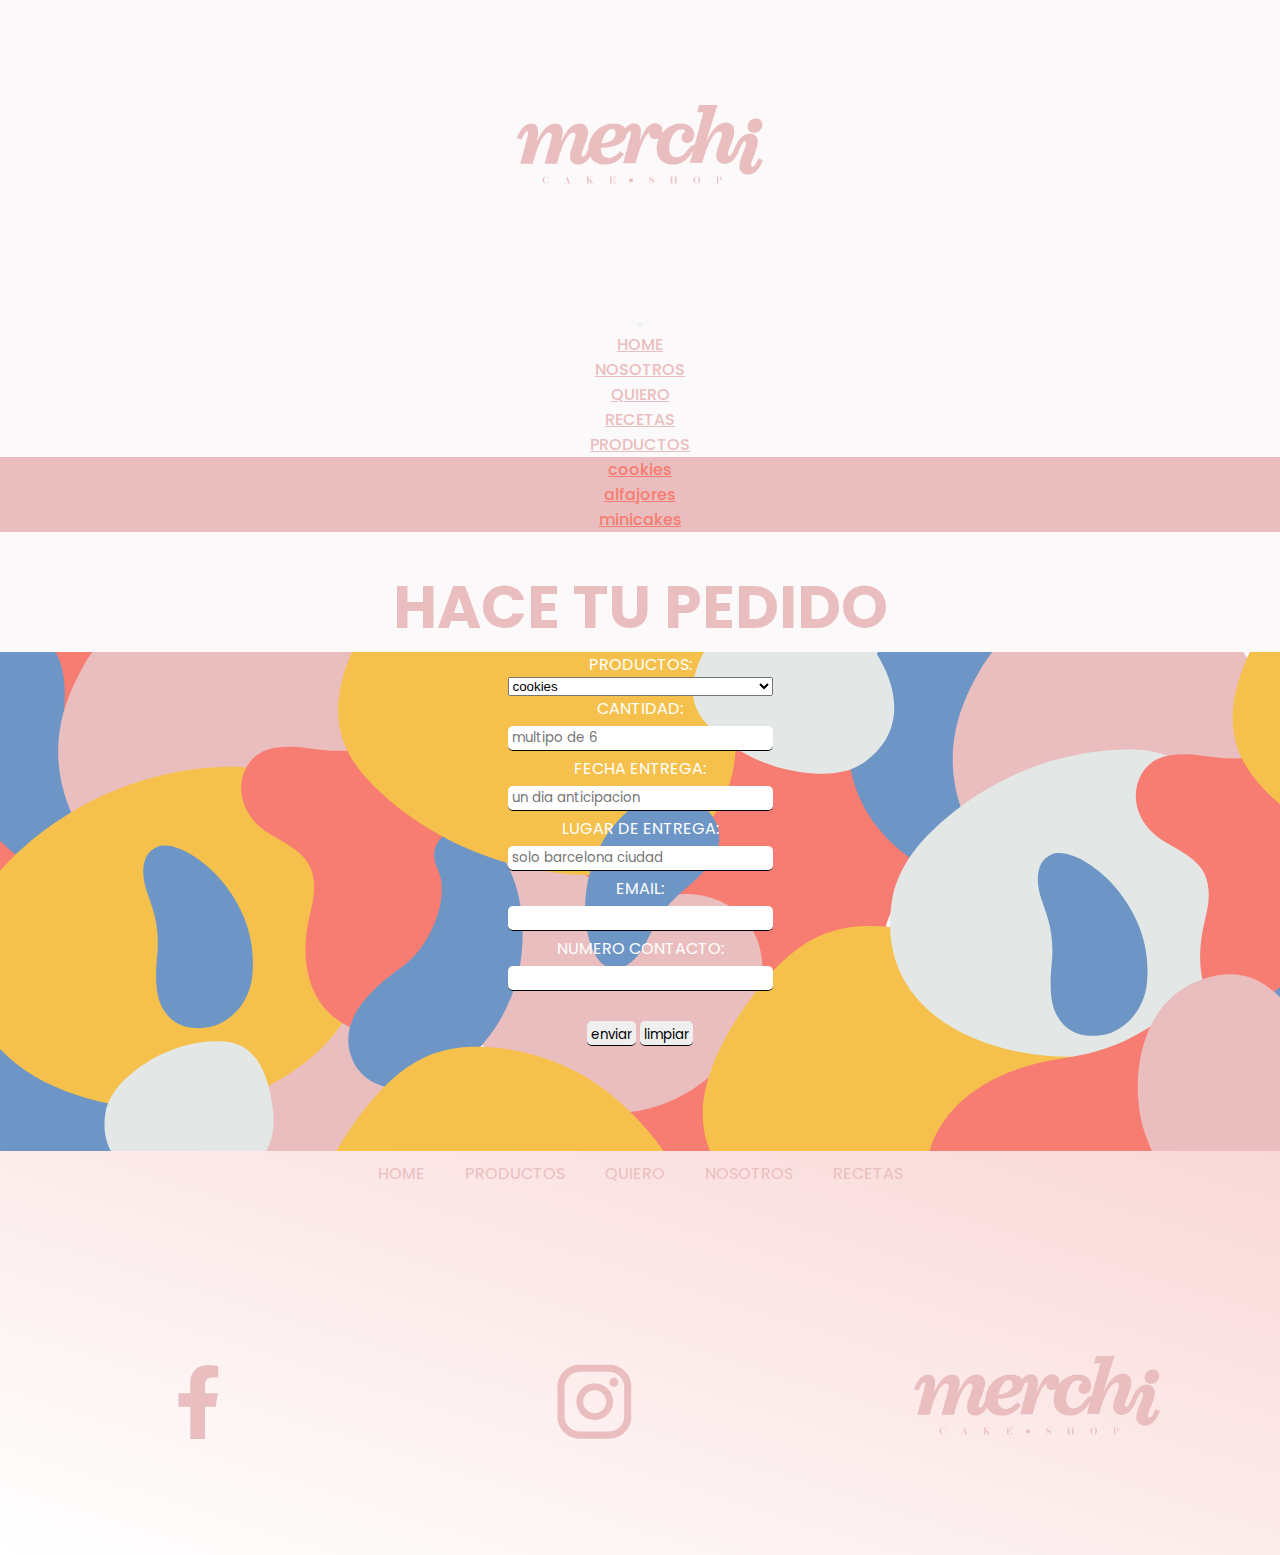
<file: pages/quiero.html>
<!DOCTYPE html>
<html lang="en">

<head>
    <meta charset="UTF-8" />
    <meta http-equiv="X-UA-Compatible" content="IE=edge" />
    <meta name="viewport" content="width=device-width, initial-scale=1.0" />
    <!-- seo keywords-->
    <meta name="keywords" content=" delicias gourmet, alfajores, cakes, recetas, cokkies, regalos, take away, ideas pasteleria, regalo aniversario, desayuno especial, 
      cosas ricas dulces, regalar cosas dulces y ricas, pattiserie, barcelona dulce, meriendas gourmet, regalo cumpleaños, regalo dulce, recetas, recetas dulces, recetas de tortas, recetas cookies, recetas gourmet " />
    <!-- seo description-->
    <meta name="description" content=" Este es un sitio de pasteleria Gourmet, especializado en entregas y take away, para regalos en fechas especiales y con recetas para
      para poder aprender a cocinar la mejor pasteleria mundial" />
    <!-- seo titulo-->
    <title> recetas, sitio web de pasteleria Gourmet y delicias dulces | RECETAS</title>
    <link rel="shortcut icon" mtype="image/png" href="/imagenes/icon.svg" />
    <link href="https://cdn.jsdelivr.net/npm/bootstrap@5.0.2/dist/css/bootstrap.min.css" rel="stylesheet" integrity="sha384-EVSTQN3/azprG1Anm3QDgpJLIm9Nao0Yz1ztcQTwFspd3yD65VohhpuuCOmLASjC" crossorigin="anonymous">
    <link rel="stylesheet" href="/css/estilos.css" />
    <link rel="preconnect" href="https://fonts.gstatic.com" />
    <link rel="preconnect" href="https://fonts.gstatic.com">
    <link rel="preconnect" href="https://fonts.gstatic.com">
    <link href="https://fonts.googleapis.com/css2?family=Poppins:ital,wght@0,100;0,200;0,300;0,400;0,500;0,600;0,700;0,800;0,900;1,100;1,200;1,300;1,400;1,500;1,600;1,700;1,800;1,900&display=swap" rel="stylesheet">


</head>

<body>
    <header class="logo_inicio">
        <a href="/index.html"><img src="/imagenes/logo_merchi3.png" class="medidas_logo" /></a>

        <div class="d-flex flex-row justify-content-center">

            <nav class="navbar navbar-expand-lg navbar-light  bg-light">
                <div class="container-fluid">

                    <button class="navbar-toggler" type="button" data-bs-toggle="collapse" data-bs-target="#navbarSupportedContent" aria-controls="navbarSupportedContent" aria-expanded="false" aria-label="Toggle navigation">
                <span class="navbar-toggler-icon"></span>
              </button>
                    <div class="collapse navbar-collapse" id="navbarSupportedContent">
                        <ul class="navbar-nav mb-2 mb-lg-0 ">
                            <div></div>
                            <li class="nav-item  ">
                                <a class="nav-link active" aria-current="page" href="/index.html">HOME</a>
                            </li>

                            <li class="nav-item">
                                <a class="nav-link" href="/pages/nosotros.html">NOSOTROS</a>
                                <li class="nav-item">
                                    <a class="nav-link" href="/pages/quiero.html">QUIERO</a>
                                </li>
                                <li class="nav-item">
                                    <a class="nav-link" href="/pages/recetas.html">RECETAS</a>
                                </li>

                            </li>

                            <li class="nav-item  dropdown">
                                <a class="nav-link dropdown-toggle" href="#" id="navbarDropdown" role="button" data-bs-toggle="dropdown" aria-expanded="false">
                      PRODUCTOS
                    </a>

                                <ul class="dropdown-menu color-submenu" aria-labelledby="navbarDropdown">
                                    <li><a class="dropdown-item" href="/pages/productos.html#cookies">cookies</a></li>
                                    <li><a class="dropdown-item" href="/pages/productos.html#alfajores">alfajores</a></li>
                                    <li><a class="dropdown-item" href="/pages/productos.html#minicakes">minicakes</a></li>




            </nav>
            </div>








    </header>


    <h2 class="TituloGeneralQuiero">HACE TU PEDIDO</h2>
    <!-- formulario-->

    <section id="mobile_formulario" class="section_formulario celdas">
        <a name="quiero"></a>
        <form class="formulario_caja" action="/pages/envioexitoso.html">
            <label for="PRODUCTOS">PRODUCTOS:</label>
            <select name="productos">
      <option value="cookies">cookies</option>
      <option value="alfajores">alfajores</option>
      <option value="minicakes">minicakes</option></select></div>


            <label for="Cantidad"> CANTIDAD:</label>
            <input type="number" name="Cantidad" placeholder="multipo de 6" />

            <label for="Fecha_entrega"> FECHA ENTREGA:</label>
            <input type="text" name="Fecha_entrega" placeholder="un dia anticipacion" />
            <label for="Lugar_de_entrega"> LUGAR DE ENTREGA:</label>
            <input type="text" name="Lugar_de_entrega" placeholder="solo barcelona ciudad" />

            <label for="email"> EMAIL:</label>
            <input type="email" name="email" />

            <label for="numero_de_contacto"> NUMERO CONTACTO:</label>
            <input type="text" name="nuemero_de_contacto" />

            <div class="enviar_limpiar"> <input type="submit" value="enviar">

                <input type="reset" value="limpiar"></div>
        </form>
        <br />
    </section>


    <!--FOOTER-->
    <div class="fondo_gradient_footer">
        <footer>


            <nav class="navegacion">
                <ul class="menu">
                    <li><a href="../index.html">HOME</a></li>
                    <li><a href="../pages/productos.html">PRODUCTOS</a>
                        <ul class="submenu">
                            <li><a href="../pages/productos.html#cookies">cookies</a></li>
                            <li><a href="../pages/productos.html#alfajores">alfajores</a></li>
                            <li><a href="../pages/productos.html#minicakes">minicakes</a></li>
                        </ul>
                    </li>
                    <li><a href="../index.html#quiero">QUIERO</a></li>
                    <li><a href="../pages/nosotros.html">NOSOTROS</a></li>
                    <li><a href="../pages/recetas.html">RECETAS</a></li>



                </ul>

            </nav>


        </footer>
        <section class="footer_redes">


            <a href="https://www.facebook.com/Merchi.Cakeshop/?ref=py_c"> <img src="/imagenes/logo_redes-08.png" class="medidas_logoredes" />
            </a>

            <a href="https://instagram.com/merchi.cakeshop?utm_medium=copy_link"> <img src="/imagenes/logo_redes-09.png" class="medidas_logoredes" />
            </a>
            <a href="index.html"><img src="../imagenes/logo_merchi3.png" class="medidas_logo" /></a>
        </section>
    </div>
    <script src="https://cdn.jsdelivr.net/npm/bootstrap@5.0.2/dist/js/bootstrap.bundle.min.js" integrity="sha384-MrcW6ZMFYlzcLA8Nl+NtUVF0sA7MsXsP1UyJoMp4YLEuNSfAP+JcXn/tWtIaxVXM" crossorigin="anonymous"></script>
</body>

</html>
</file>
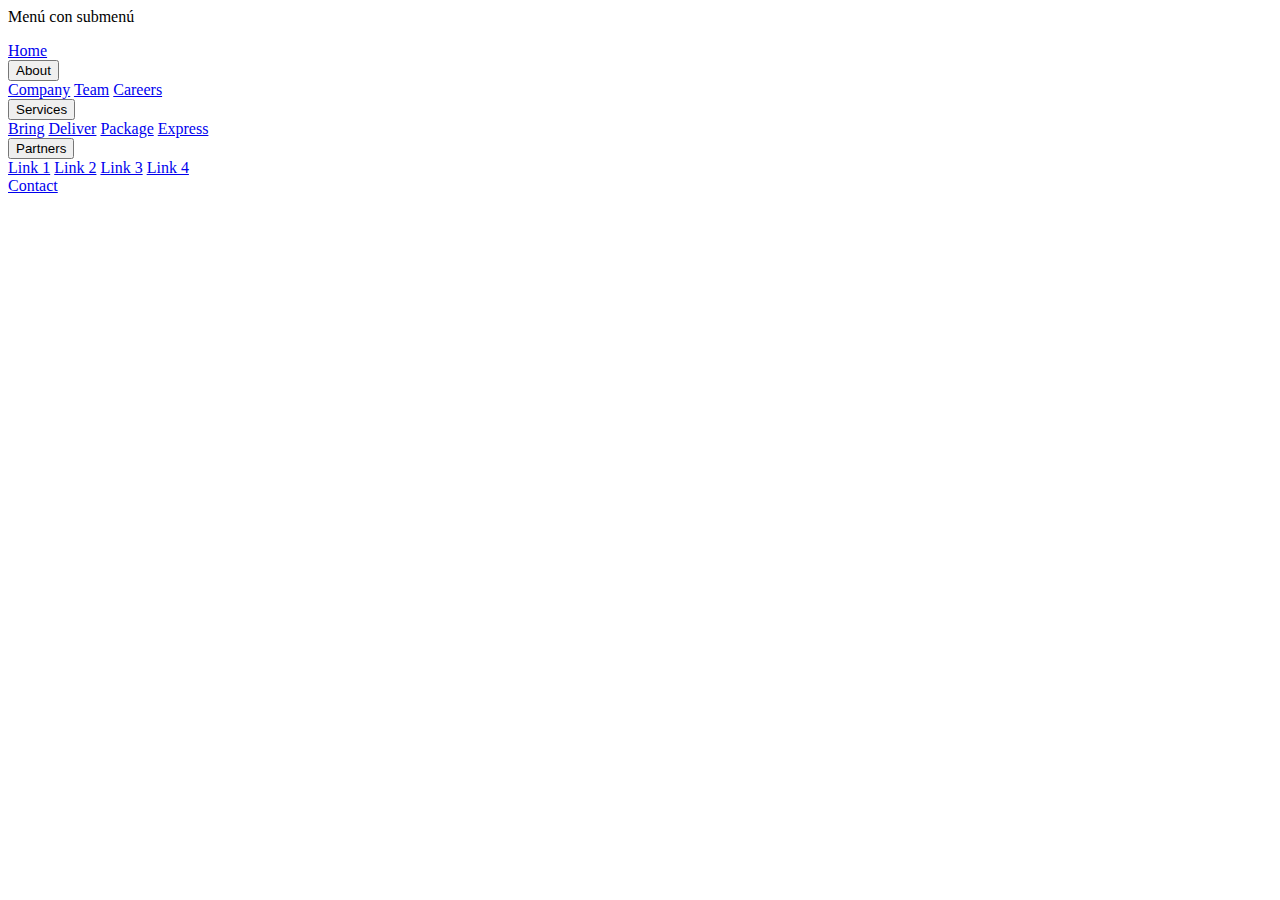
<file: pages/submenu.html>
<body>
    <p>Menú con submenú</p>
    <div class="navbar">
        <a href="#home">Home</a>
        <div class="subnav">
          <button class="subnavbtn">About <i class="fa fa-caret-down"></i></button>
          <div class="subnav-content">
            <a href="#company">Company</a>
            <a href="#team">Team</a>
            <a href="#careers">Careers</a>
          </div>
        </div> 
        <div class="subnav">
          <button class="subnavbtn">Services <i class="fa fa-caret-down"></i></button>
          <div class="subnav-content">
            <a href="#bring">Bring</a>
            <a href="#deliver">Deliver</a>
            <a href="#package">Package</a>
            <a href="#express">Express</a>
          </div>
        </div> 
        <div class="subnav">
          <button class="subnavbtn">Partners <i class="fa fa-caret-down"></i></button>
          <div class="subnav-content">
            <a href="#link1">Link 1</a>
            <a href="#link2">Link 2</a>
            <a href="#link3">Link 3</a>
            <a href="#link4">Link 4</a>
          </div>
        </div>
        <a href="#contact">Contact</a>
      </div>
    
</body>
</file>
<file: css/estilos.css>
/* INDEX */
        
        * {
            margin: 0px;
            padding: 0px;
        }
        
        * {
            box-sizing: border-box;
        }
        
        body {
            background-color: rgb(252, 249, 251);
        }
        /* header */
        
        header {
            font-weight: 500;
            padding: 0px;
            font-family: "Poppins", sans-serif;
            padding-bottom: 30px;
        }
        
        .medidas_logo {
            width: 300px;
            height: 300px;
        }
        
        .logo_inicio {
            margin: auto;
            text-align: center;
        }
        /* banner inicio */
        
        .banner-inicio {
            z-index: -1;
            padding-top: 100px;
            display: flex;
            flex-direction: row;
            flex-flow: row nowrap;
            justify-content: center;
            width: 100%;
        }
        /* navegador */
        /* NAVBAR BS */
        /* NAVBAR BS */
        
        .navbar-light .navbar-nav .nav-link.active,
        .navbar-light .navbar-nav .show>.nav-link {
            color: #eabebe;
        }
        
        .navbar-light .navbar-nav .nav-link {
            color: #eabebe;
        }
        
        .navbar-light .navbar-nav .nav-link:focus,
        .navbar-light .navbar-nav .nav-link:hover {
            color: #f77c72;
        }
        
        .color-submenu li a {
            color: #fffafa;
        }
        
        .color-submenu li a:hover {
            color: #f77c72;
        }
        /* navegador */
        
        .navegacion {
            width: 100%;
            height: 100px;
        }
        
        .navegacion ul {
            list-style: none;
        }
        
        .menu {
            display: flex;
            flex-direction: row;
            flex-flow: row nowrap;
            justify-content: center;
        }
        
        .menu li {
            padding: 10px;
            list-style: none;
            text-decoration: none;
        }
        
        .menu li a {
            padding: 0px 10px;
            color: #eabebe;
            font-family: "Poppins", sans-serif;
            text-decoration: none;
        }
        
        .menu li a:hover {
            color: #f77c72;
            transition: all 0.3s;
        }
        
        .submenu {
            z-index: 9;
            position: center;
            padding-left: 0px;
            position: absolute;
            background: #eabebe;
            opacity: 20%;
            width: auto;
            visibility: hidden;
            transition: opacity 2.5s;
            border-radius: 10px;
        }
        
        .submenu li a {
            display: block;
            color: #ffffff;
            font-family: "Poppins", sans-serif;
            text-decoration: none;
            text-align: center;
        }
        
        .menu li:hover .submenu {
            visibility: visible;
            opacity: 100%;
        }
        
        .color-submenu {
            background: #eabebe;
        }
        
        .color-submenu li a {
            color: #f77c72;
        }
        
        .color-menu {
            color: #f77c72;
        }
        /* carrousel iamgnes */
        
        .carrousel {
            width: 100%;
        }
        
        .imagenes_carrousel {
            max-width: 100%;
        }
        
        .carrousel_video {
            margin-top: 100px;
        }
        /* primera seccion */
        
        .primera_seccion {
            display: flex;
            flex-flow: row nowrap;
            justify-content: space-between;
        }
        
        .primera_seccion {
            width: 100%;
        }
        
        .titulo_principal {
            padding-top: 100px;
            padding-left: 30px;
            font-family: "Poppins", sans-serif;
            color: #eabebe;
            font-size: 80px;
            line-height: 100%;
        }
        
        .parrafo_principal {
            width: 100%;
            padding: 50px;
            line-height: 50px;
            font-family: "Poppins", sans-serif;
            font-weight: 200;
            text-align: left;
            font-size: 40px;
            background-color: #eabebe;
            color: rgb(255, 255, 255);
            letter-spacing: -1px;
        }
        
        .resaltado {
            font-family: "Poppins", sans-serif;
            font-weight: 600;
        }
        /* segunda seccion productos para elegir */
        
        .section_imagenesvector {
            padding-top: 50px;
            display: flex;
            flex-flow: row nowrap;
            justify-content: space-around;
            align-content: center;
        }
        
        section {
            width: 100%;
        }
        
        .imagen_vector {
            width: 350px;
            padding: 30px;
            margin: 10px 5px;
        }
        /* mapa */
        
        .map iframe {
            filter: grayscale(100%);
            width: 100vw !important;
        }
        /* footer */
        
        .fondo_gradient_footer {
            background-image: linear-gradient( to bottom left, #fad8d8, rgb(255, 255, 255))
        }
        
        footer {
            width: 100%;
            ;
        }
        
        .footer_redes {
            display: flex;
            flex-flow: row nowrap;
            justify-content: space-around;
            align-items: center;
        }
        
        .footer_redes li a {
            padding: 10px;
            list-style: none;
        }
        /* PRODUCTOS */
        
        .imagenes_vidrera {
            width: 100%;
            padding: 10px;
            margin: auto;
        }
        
        .galeria_vidriera {
            display: flex;
            flex-flow: row nowrap;
        }
        
        .titulo_cookies {
            margin-top: 40px;
        }
        
        .titulos_productos {
            font-family: "Poppins", sans-serif;
            font-size: 60px;
            color: #eabebe;
            text-align: center;
        }
        
        .titulo_cookies {
            font-family: "Poppins", sans-serif;
            font-size: 60px;
            color: #eabebe;
            text-align: center;
        }
        /* NOSOTROS */
        
        .fondo_nosotros {
            background: url(/imagenes/fondo_nosotros.jpg);
            width: 100%;
            height: 100vh;
        }
        
        .fondo_parrafo {
            width: 100%;
            margin-top: 100px;
            padding-top: 50px;
            padding-bottom: 50px;
            background: #e4c4ce;
            opacity: 70%;
        }
        
        .parrafo_nosotros {
            padding: 20px;
            text-align: center;
            color: #ffffff;
            font-family: "Poppins", sans-serif;
            font-size: 40px;
            font-weight: 300;
            line-height: 70px;
        }
        
        .merchi_parrafo {
            font-weight: 600;
        }
        
        .galeria_fotos {
            display: grid;
            grid-template-columns: repeat(3, 1fr);
            grid-auto-rows: 150px;
            grid-gap: 10px;
        }
        
        .galeria_img {
            width: 100%;
            height: 100%;
            object-fit: cover;
        }
        
        .galeria_item:nth-child(4) {
            grid-column-start: span 2;
        }
        
        .galeria_item:nth-child(5) {
            grid-row-start: span 2;
        }
        
        .galeria_item:nth-child(9) {
            grid-column-start: span 2;
        }
        
        .TituloGeneralNostros {
            width: 100%;
            font-family: "Poppins", sans-serif;
            font-size: 60px;
            color: #eabebe;
            text-align: center;
            background-color: #6d96c6;
        }
        /* RECETAS */
        
        .flex_pancakes {
            display: flex;
            flex-flow: column;
            justify-content: center;
            align-content: center;
        }
        
        .flex_pancakes {
            width: 100%;
            margin-bottom: 30px;
        }
        
        .TituloGeneralRecetas {
            width: 100%;
            font-family: "Poppins", sans-serif;
            font-size: 60px;
            color: #eabebe;
            text-align: center;
            padding-bottom: 50px;
            padding-top: 50px;
        }
        
        .titulos_pancakes {
            margin-bottom: 30px;
            background: #6d96c6;
            font-family: "Poppins", sans-serif;
            font-size: 45px;
            color: #eabebe;
            text-align: left;
            padding-right: 70px;
            padding-left: 70px;
        }
        
        .video_pancakes {
            width: 100%;
            height: 300px;
        }
        
        .fondo_recetaPancakes {
            display: flex;
            flex-direction: column;
            width: 100%;
            background: #f77c72;
        }
        
        .titulo_receta1 {
            font-family: "Poppins", sans-serif;
            color: #ffffff;
            text-align: center;
            padding-top: 10px;
        }
        
        .receta_1 {
            font-family: "Poppins", sans-serif;
            color: #ffffff;
            text-align: center;
            padding: 50px;
        }
        /* QUIERO*/
        
        .section_formulario {
            width: 100%;
            background: url(/imagenes/FONDO\ QUIERO-01.svg);
            height: 499px;
            background-position: center center;
            background-size: cover;
        }
        
        .formulario_caja {
            display: flex;
            flex-flow: column wrap;
            justify-content: center;
            align-content: center;
        }
        
        .section_formulario {
            font-family: "Poppins", sans-serif;
            color: white;
            text-align: center;
        }
        
        .celdas form input,
        .contacto form textarea {
            height: 25px;
            font-family: "Poppins", sans-serif;
            margin: 5px 0;
            padding: 4px;
            border: none;
            border-radius: 5px;
            border-bottom: 1px solid rgb(0, 0, 0);
        }
        
        .enviar_limpiar {
            padding-top: 20px;
        }
        
        .TituloGeneralQuiero {
            width: 100%;
            font-family: "Poppins", sans-serif;
            font-size: 60px;
            color: #eabebe;
            text-align: center;
        }
        /* envio exitoso*/
        
        .logo_envio_exitoso {
            display: flex;
            flex-direction: column;
            justify-content: center;
            align-items: center;
            width: 100%;
            height: 70vh;
        }
        
        .logo_envio_exitoso h1 {
            text-align: center;
            padding: 20px;
            font-weight: 500;
        }
        
        .logo_envio_exitoso_posicion {
            margin: auto;
            text-align: center;
        }
        
        .logo_envio_exitoso_medidas {
            width: 150px;
            height: 150px;
        }
        /* media queries mobile HOME */
        
        @media only screen and (max-width: 768px) {
            .medidas_logo {
                width: 150px;
                height: 150px;
            }
            .menu {
                flex-flow: wrap;
            }
            .menu li {
                padding: 0px;
                list-style: none;
                text-decoration: none;
            }
            .menu li a {
                font-size: 16px;
                color: #eabebe;
                font-family: "Poppins", sans-serif;
                text-decoration: none;
            }
            .titulo_principal {
                font-size: 50px;
                padding: 5px;
            }
            .parrafo_principal {
                font-size: 20px;
                line-height: 30px;
                padding: 10px;
            }
            #hacemosCosas {
                display: flex;
                flex-flow: column nowrap;
                justify-items: end;
            }
            .navegacion {
                display: flex;
                flex-flow: row nowrap;
                justify-content: center;
            }
            .section_imagenesvector {
                display: flex;
                flex-flow: column wrap;
                align-items: center;
            }
            .footer_redes {
                width: 100%;
                display: flex;
                flex-flow: row wrap;
                justify-content: space-between;
            }
            .medidas_logoredes {
                width: 150px;
                height: 150px;
            }
            .banner-inicio {
                padding: 0px;
            }
            .medidas_logoredes {
                width: 100px;
                height: 100px;
            }
            footer {
                display: none;
            }
            /* media queries mobile nosotros */
            .menu_nosotros {
                flex-flow: wrap;
            }
            .menu_nosotros li {
                padding: 0px;
                list-style: none;
                text-decoration: none;
            }
            .menu_nosotros li a {
                font-size: 16px;
                color: #ffffff;
                font-family: "Poppins", sans-serif;
                text-decoration: none;
            }
            .parrafo_nosotros {
                text-align: center;
                color: #ffffff;
                font-family: "Poppins", sans-serif;
                font-size: 20px;
                font-weight: 300;
                line-height: 20px;
            }
            /* media queries mobile PRODUCTOS */
            .titulo_cookies {
                margin-top: 40px;
                font-size: 30px;
            }
            .titulos_productos {
                font-size: 30px;
                font-family: "Poppins", sans-serif;
                color: #eabebe;
                text-align: center;
            }
            .imagenes_vidrera {
                width: 100%;
                padding: 1px;
            }
            /* media queries mobile RECETAS */
            .TituloGeneralRecetas {
                font-family: "Poppins", sans-serif;
                font-size: 30px;
                color: #eabebe;
                text-align: center;
            }
            .titulos_pancakes {
                background: #6d96c6;
                font-family: "Poppins", sans-serif;
                font-size: 30px;
                color: #eabebe;
                text-align: left;
            }
            .flex_pancakes {
                display: flex;
                flex-flow: column nowrap;
                justify-content: center;
                align-content: center;
            }
            .video_pancakes {
                width: 100%;
            }
            .fondo_recetaPancakes {
                display: flex;
                flex-direction: column;
                padding-top: 30px;
                width: 100%;
                background: #f77c72;
            }
        }
        /* galeria productos PRODUCTOS */
        
        @media only screen and (max-width: 500px) {
            .galeria_vidriera {
                display: flex;
                flex-flow: column nowrap;
            }
        }
        /* TITULO QUIERO  */
        
        @media only screen and (max-width: 500px) {
            .TituloGeneralQuiero {
                font-size: 30px;
            }
        }
        /* animacion seccion productos */
        
        .producto {
            position: relative;
            transition: all .2s ease-in;
        }
        
        .producto-info {
            color: #f77c72;
            font-family: "Poppins", sans-serif;
            font-weight: 200;
            display: flex;
            flex-flow: column nowrap;
            justify-content: center;
            position: absolute;
            top: 0;
            left: 0;
            width: 100%;
            height: 100%;
            background-color: rgba(255, 255, 255, 0.7);
            opacity: 0;
            visibility: hidden;
            transition: all .2s ease-in;
            padding: 40px;
            text-align: center;
            font-size: 20px;
            cursor: pointer;
        }
        
        .producto-info p {
            font-size: 16px;
        }
        
        .producto:hover {
            transform: scale(1.03);
        }
        
        .producto:hover .producto-info {
            opacity: 1;
            visibility: visible;
        }
        
        .boton_quiero {
            border-radius: 10px;
            color: white;
            width: 70px;
            height: 40px;
            background-image: linear-gradient(315deg, #eec0c6 0%, #e58c8a 74%);
            margin: px;
        }
        /* MEDIA BOTON IMAGENES PRODUCTS */
        
        @media only screen and (max-width: 500px) {
            .producto {
                position: relative;
                transition: all .2s ease-in;
            }
            .producto-info {
                top: 0;
                left: 0;
                width: 100%;
                height: 100%;
                background-color: rgba(255, 255, 255, 0.7);
                opacity: 0;
                visibility: hidden;
                transition: all .2s ease-in;
                text-align: center;
                font-size: 10px;
                cursor: pointer;
            }
            .producto-info p {
                font-size: 15px;
            }
            .producto:hover {
                transform: scale(1.03);
            }
            .producto:hover .producto-info {
                opacity: 1;
                visibility: visible;
            }
            .boton_quiero {
                font-size: 10px;
                border-radius: 5px;
                color: white;
                width: 50px;
                height: 20px;
                background-image: linear-gradient(315deg, #eec0c6 0%, #e58c8a 74%);
                margin: 0 px;
            }
        }
        /* animacion seccion vectores home */
        
         :root {
            --animate-duration: 1s;
            --animate-delay: 1s;
            --animate-repeat: 1
        }
        
        @-webkit-keyframes bounce {
            0%,
            20%,
            53%,
            to {
                -webkit-animation-timing-function: cubic-bezier(.215, .61, .355, 1);
                animation-timing-function: cubic-bezier(.215, .61, .355, 1);
                -webkit-transform: translateZ(0);
                transform: translateZ(0)
            }
            40%,
            43% {
                -webkit-animation-timing-function: cubic-bezier(.755, .05, .855, .06);
                animation-timing-function: cubic-bezier(.755, .05, .855, .06);
                -webkit-transform: translate3d(0, -30px, 0) scaleY(1.1);
                transform: translate3d(0, -30px, 0) scaleY(1.1)
            }
            70% {
                -webkit-animation-timing-function: cubic-bezier(.755, .05, .855, .06);
                animation-timing-function: cubic-bezier(.755, .05, .855, .06);
                -webkit-transform: translate3d(0, -15px, 0) scaleY(1.05);
                transform: translate3d(0, -15px, 0) scaleY(1.05)
            }
            80% {
                -webkit-transition-timing-function: cubic-bezier(.215, .61, .355, 1);
                transition-timing-function: cubic-bezier(.215, .61, .355, 1);
                -webkit-transform: translateZ(0) scaleY(.95);
                transform: translateZ(0) scaleY(.95)
            }
            90% {
                -webkit-transform: translate3d(0, -4px, 0) scaleY(1.02);
                transform: translate3d(0, -4px, 0) scaleY(1.02)
            }
        }
        
        @keyframes bounce {
            0%,
            20%,
            53%,
            to {
                -webkit-animation-timing-function: cubic-bezier(.215, .61, .355, 1);
                animation-timing-function: cubic-bezier(.215, .61, .355, 1);
                -webkit-transform: translateZ(0);
                transform: translateZ(0)
            }
            40%,
            43% {
                -webkit-animation-timing-function: cubic-bezier(.755, .05, .855, .06);
                animation-timing-function: cubic-bezier(.755, .05, .855, .06);
                -webkit-transform: translate3d(0, -30px, 0) scaleY(1.1);
                transform: translate3d(0, -30px, 0) scaleY(1.1)
            }
            70% {
                -webkit-animation-timing-function: cubic-bezier(.755, .05, .855, .06);
                animation-timing-function: cubic-bezier(.755, .05, .855, .06);
                -webkit-transform: translate3d(0, -15px, 0) scaleY(1.05);
                transform: translate3d(0, -15px, 0) scaleY(1.05)
            }
            80% {
                -webkit-transition-timing-function: cubic-bezier(.215, .61, .355, 1);
                transition-timing-function: cubic-bezier(.215, .61, .355, 1);
                -webkit-transform: translateZ(0) scaleY(.95);
                transform: translateZ(0) scaleY(.95)
            }
            90% {
                -webkit-transform: translate3d(0, -4px, 0) scaleY(1.02);
                transform: translate3d(0, -4px, 0) scaleY(1.02)
            }
        }
        
        .animate__animated {
            -webkit-animation-duration: 1s;
            animation-duration: 1s;
            -webkit-animation-duration: var(--animate-duration);
            animation-duration: var(--animate-duration);
            -webkit-animation-fill-mode: both;
            animation-fill-mode: both
        }
        
        .animate__bounce_vector:hover {
            -webkit-animation-name: bounce;
            animation-name: bounce;
            -webkit-transform-origin: center bottom;
            transform-origin: center bottom;
        }
</file>
